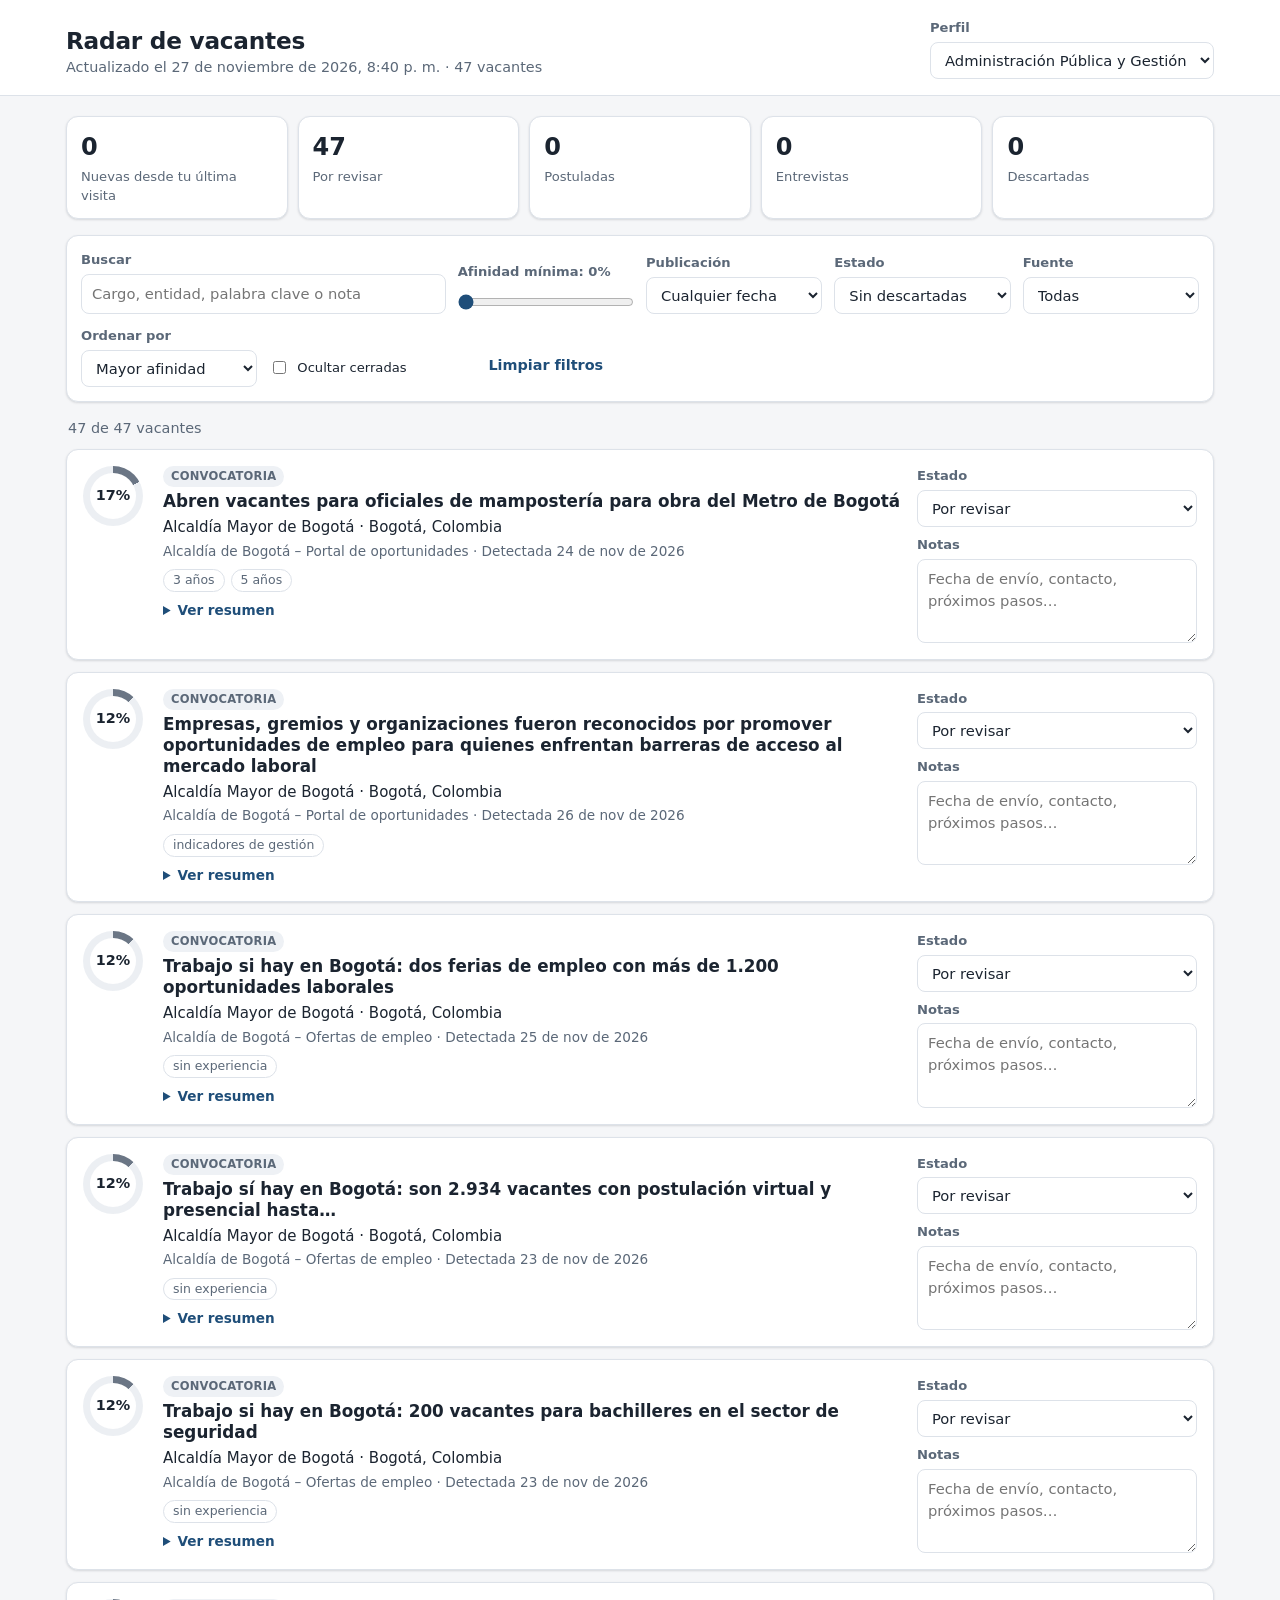
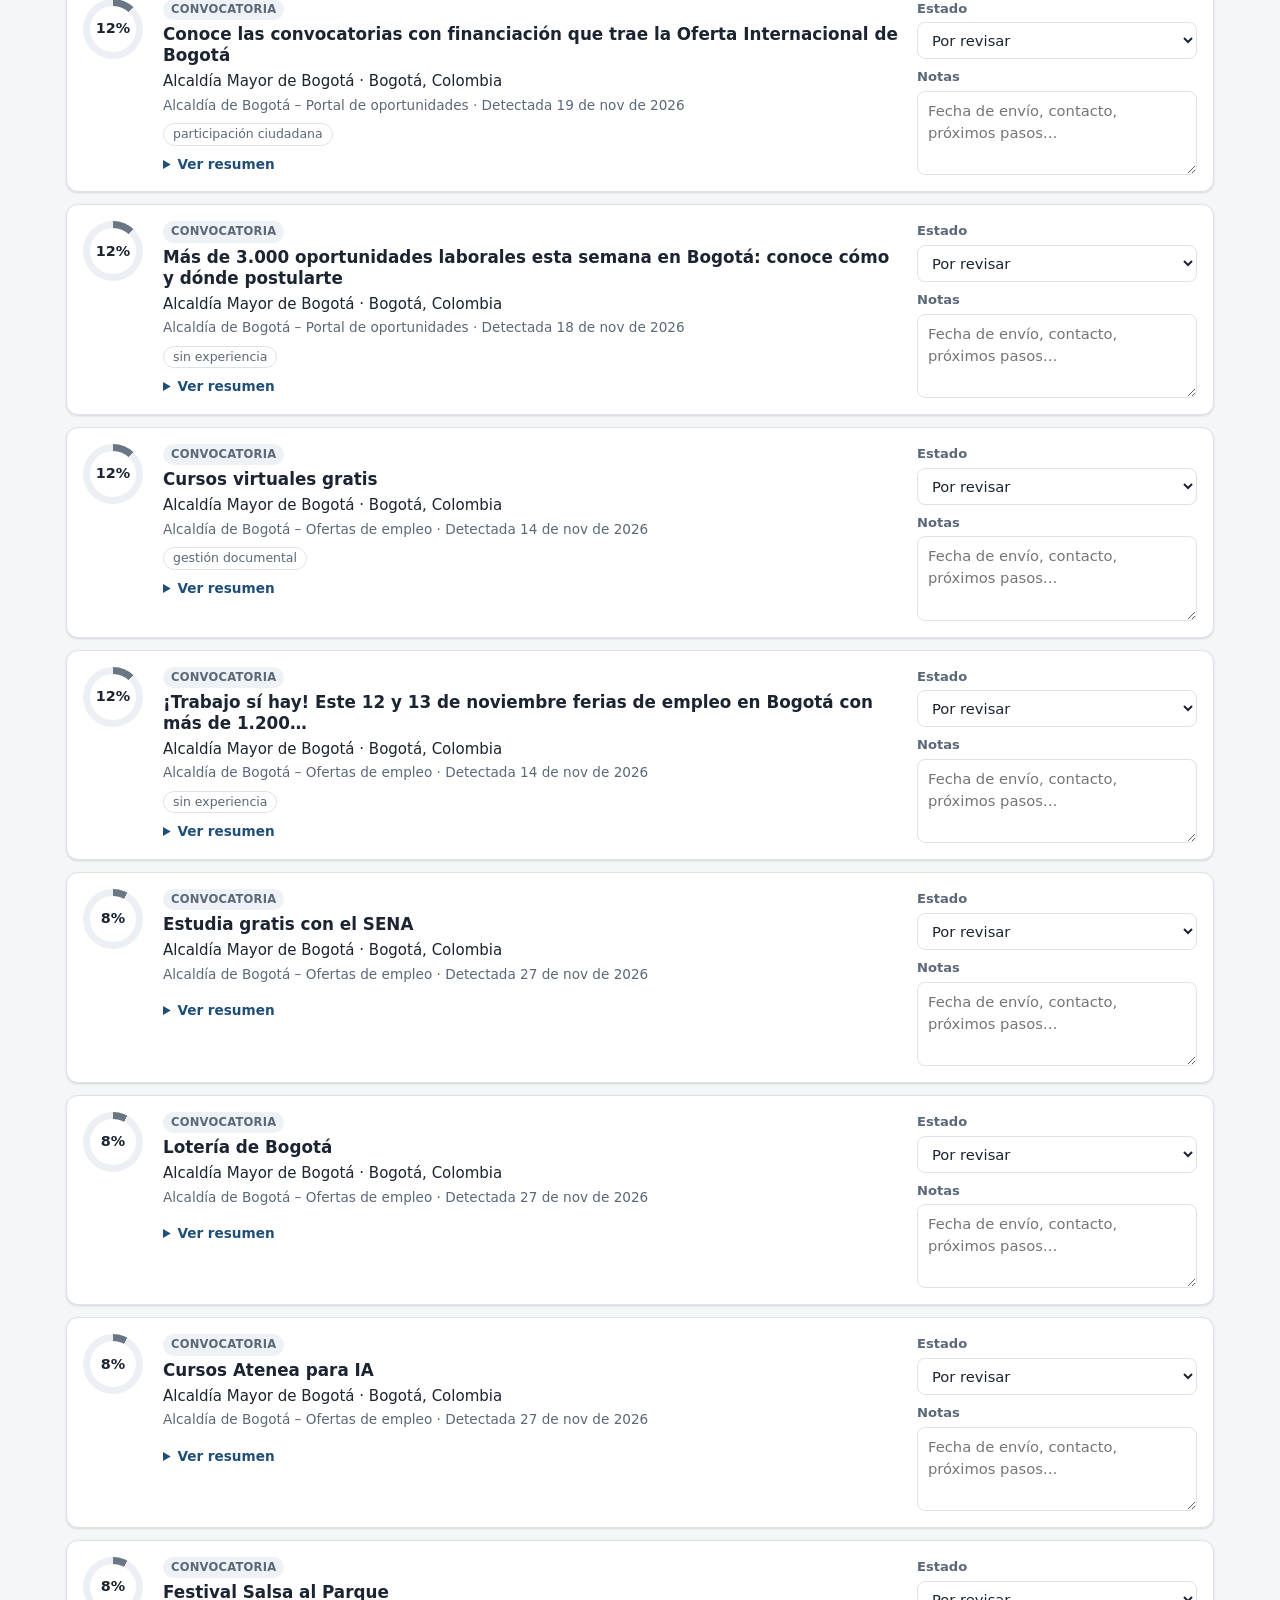
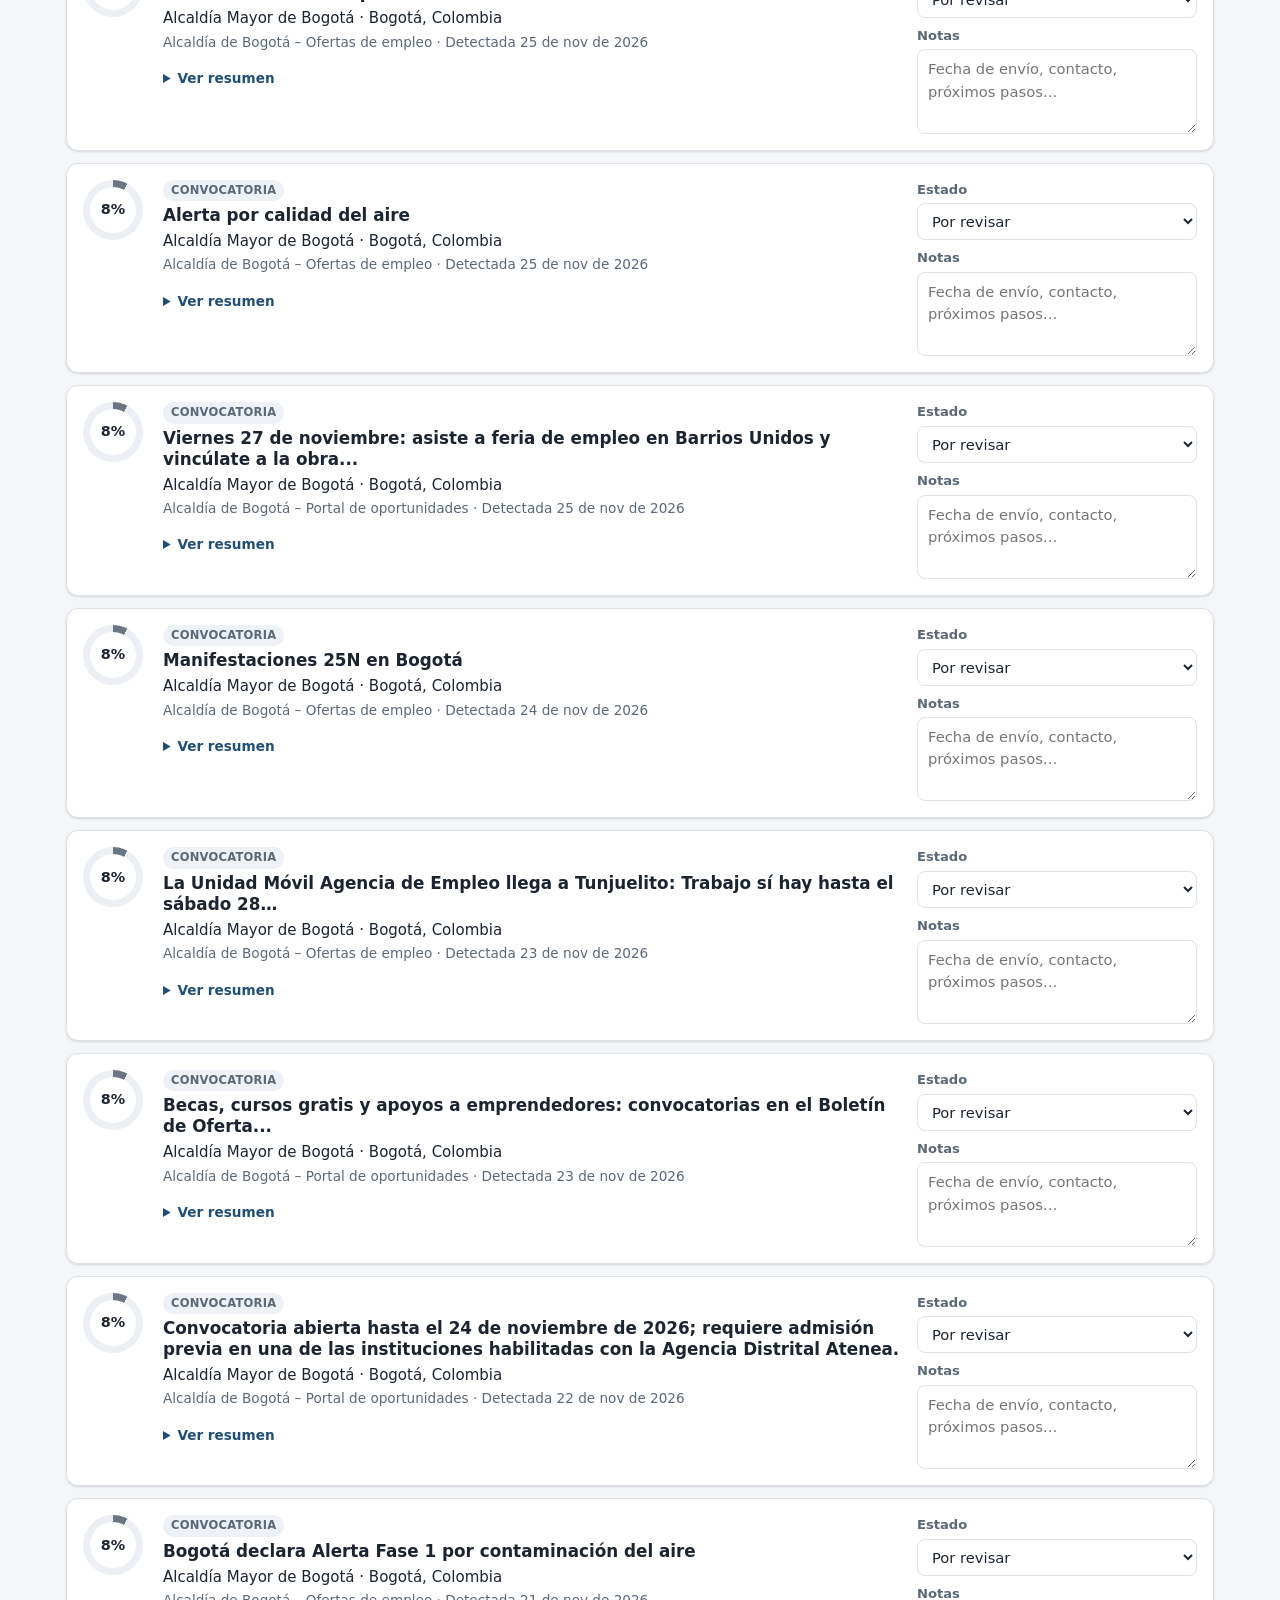
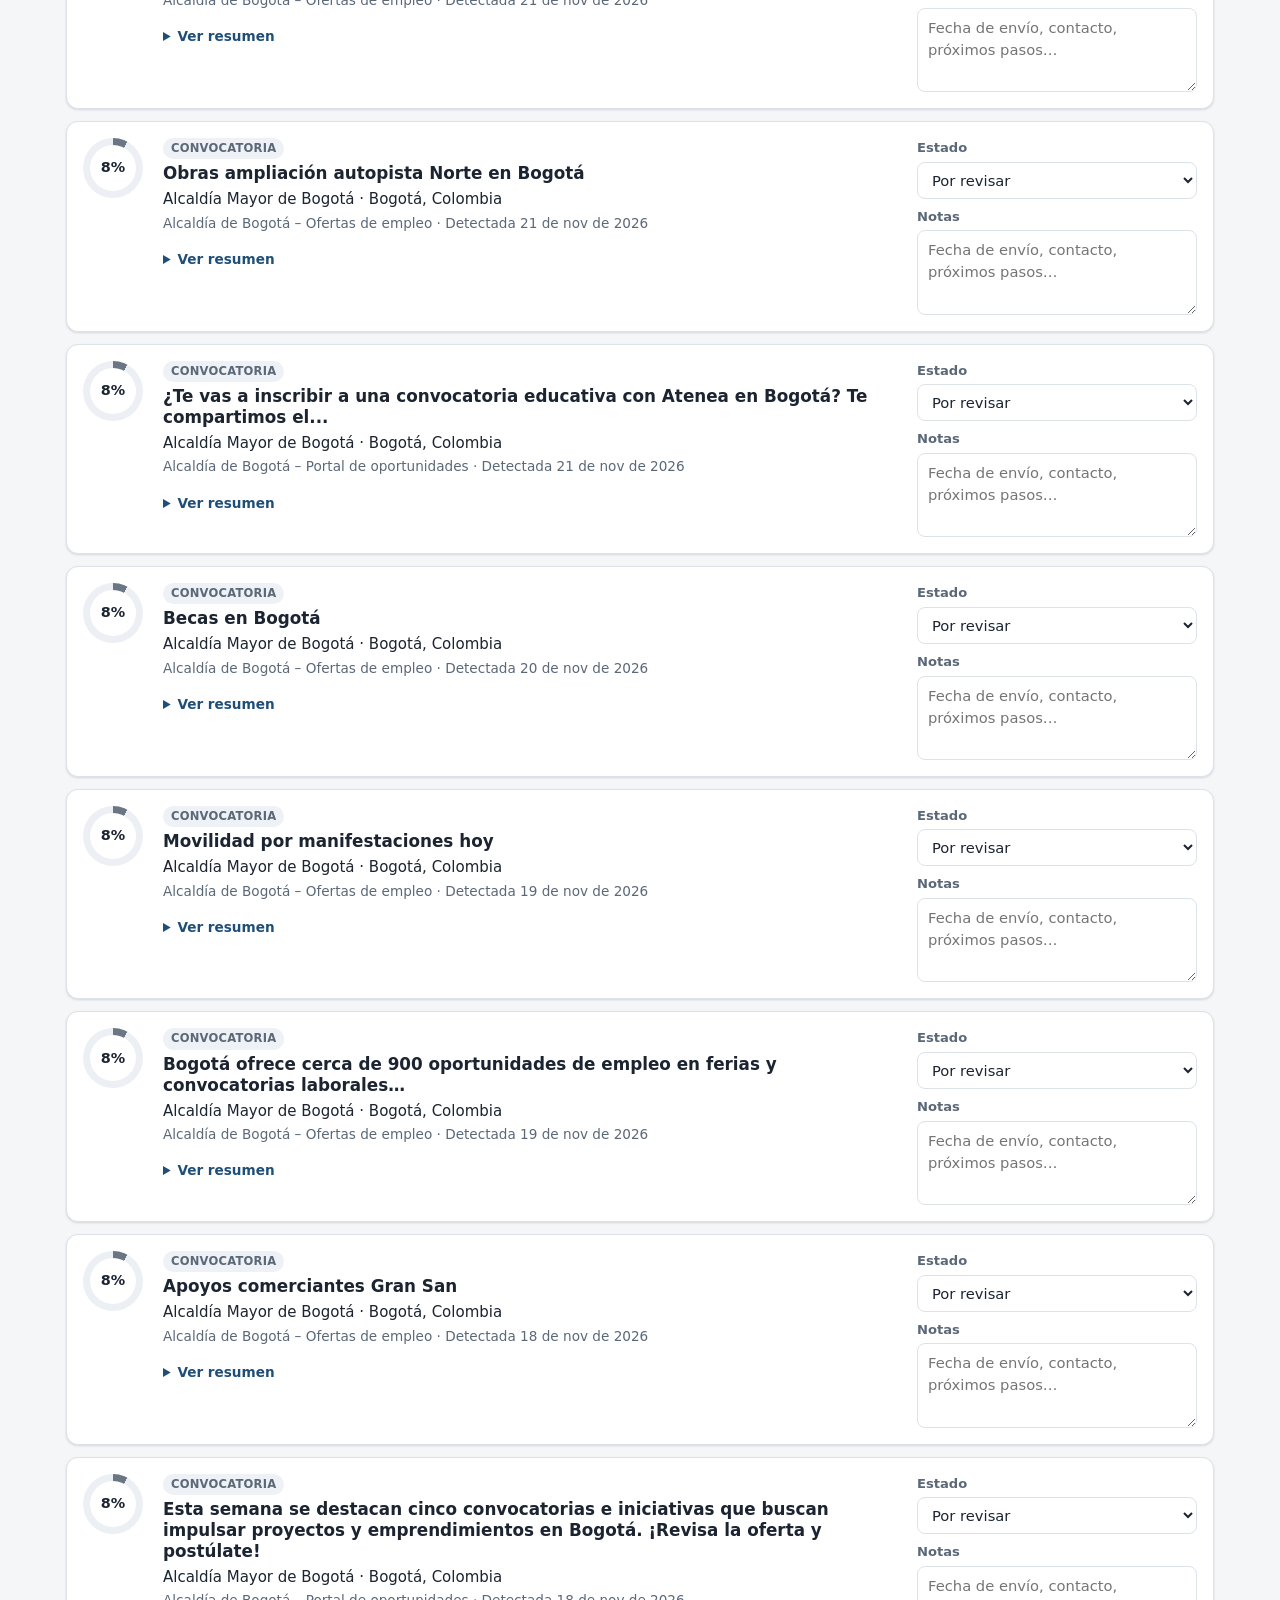
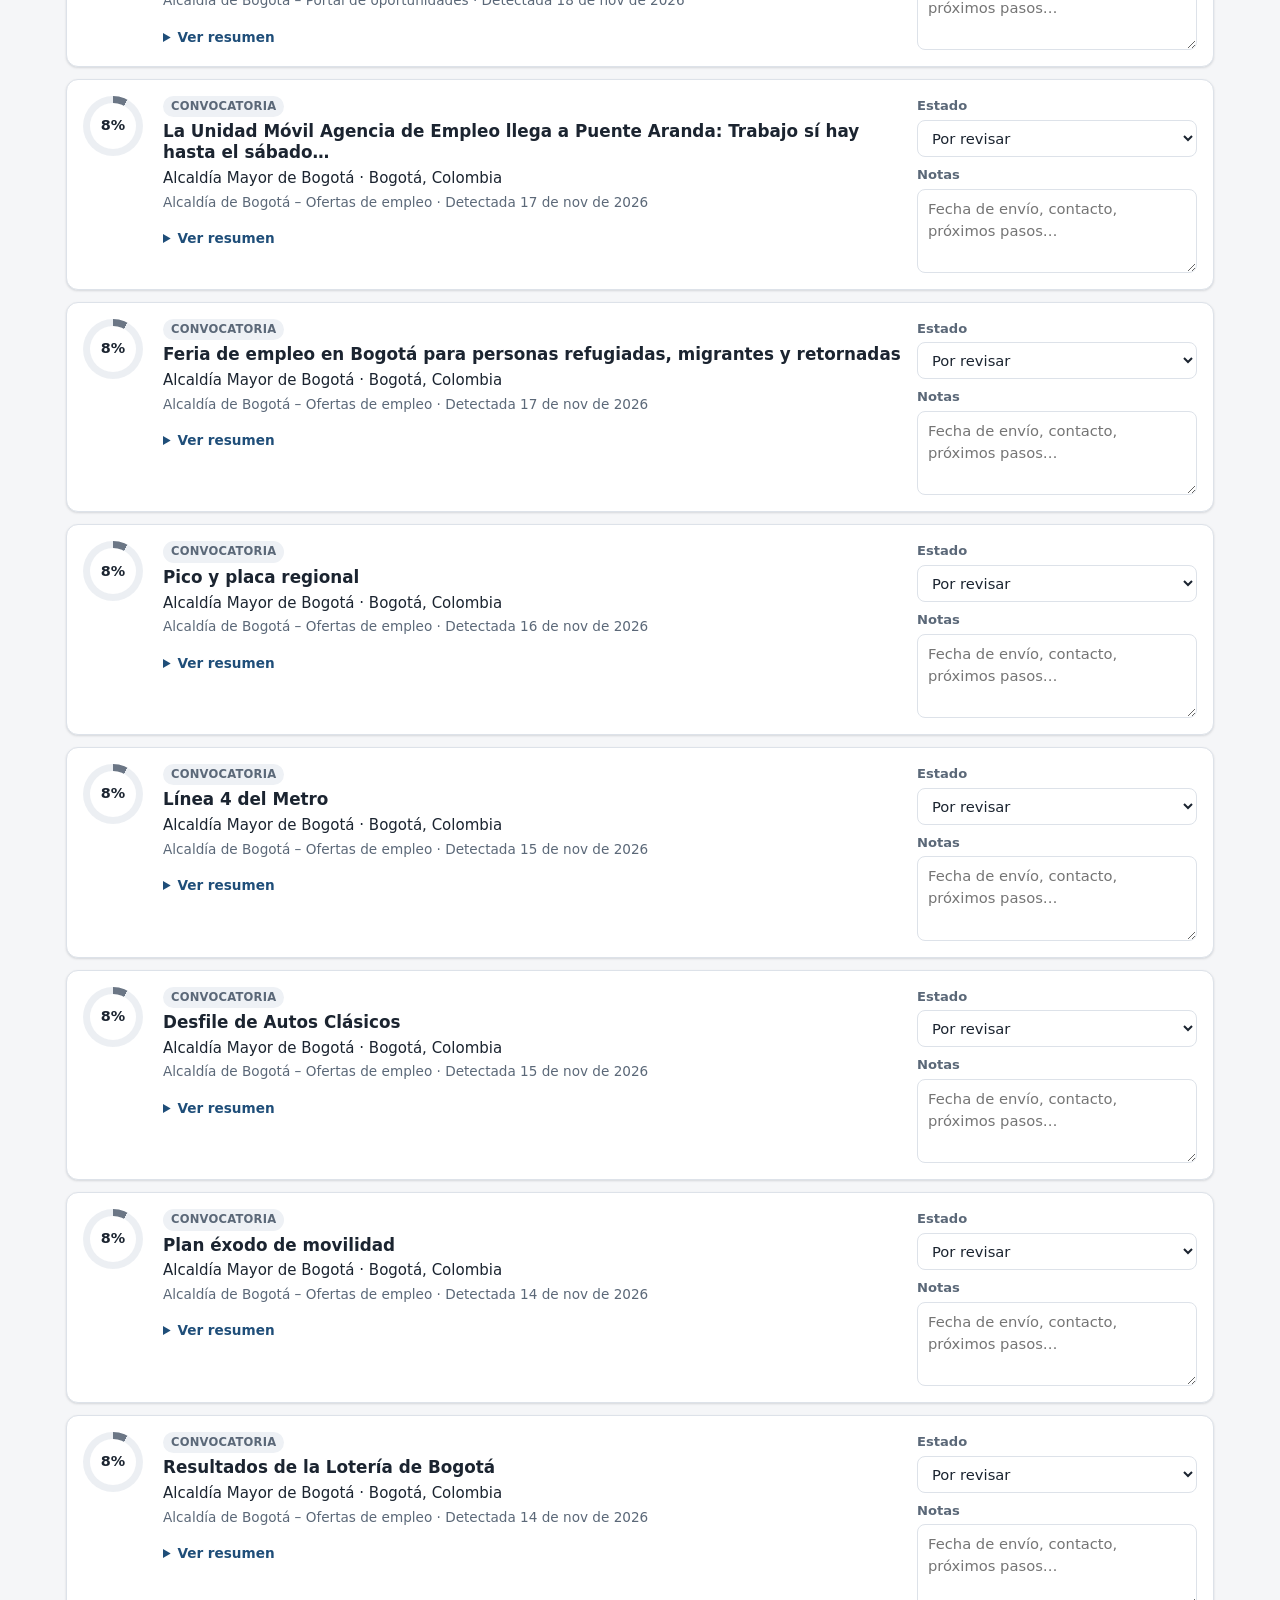
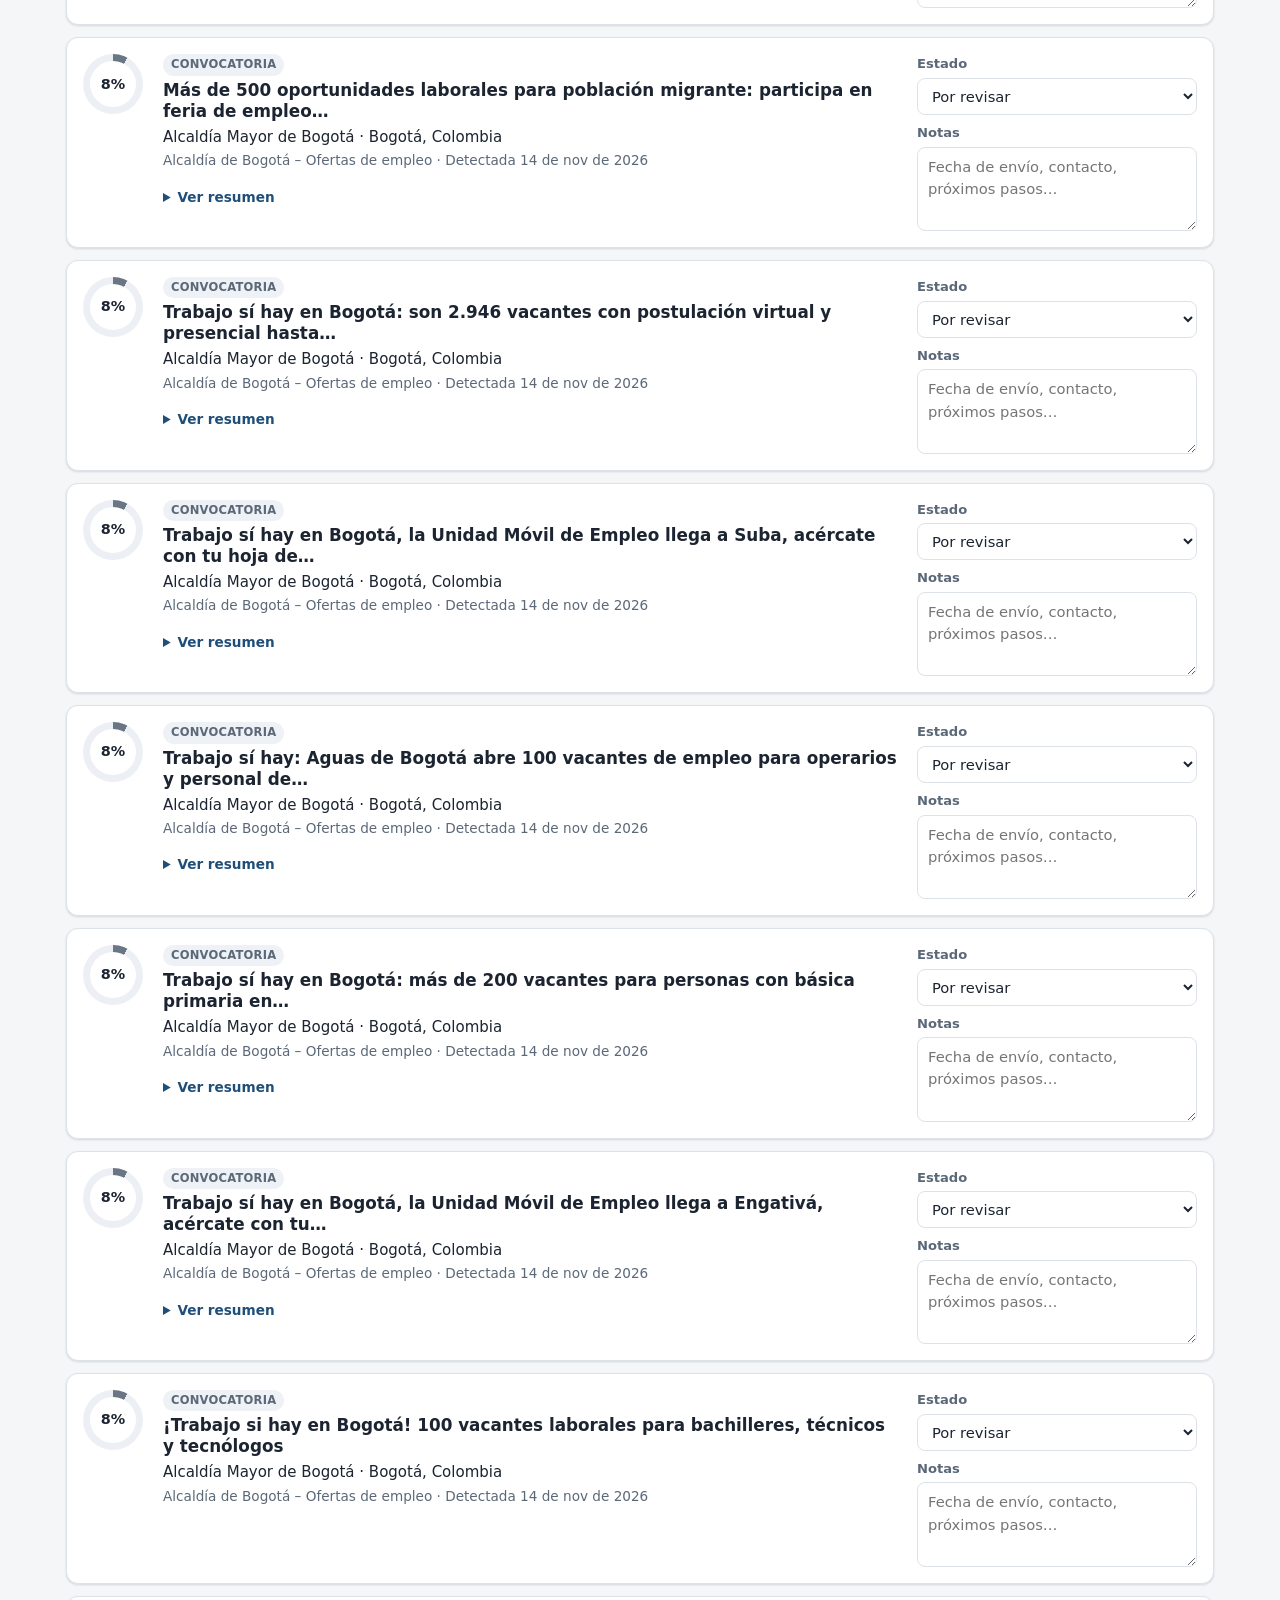
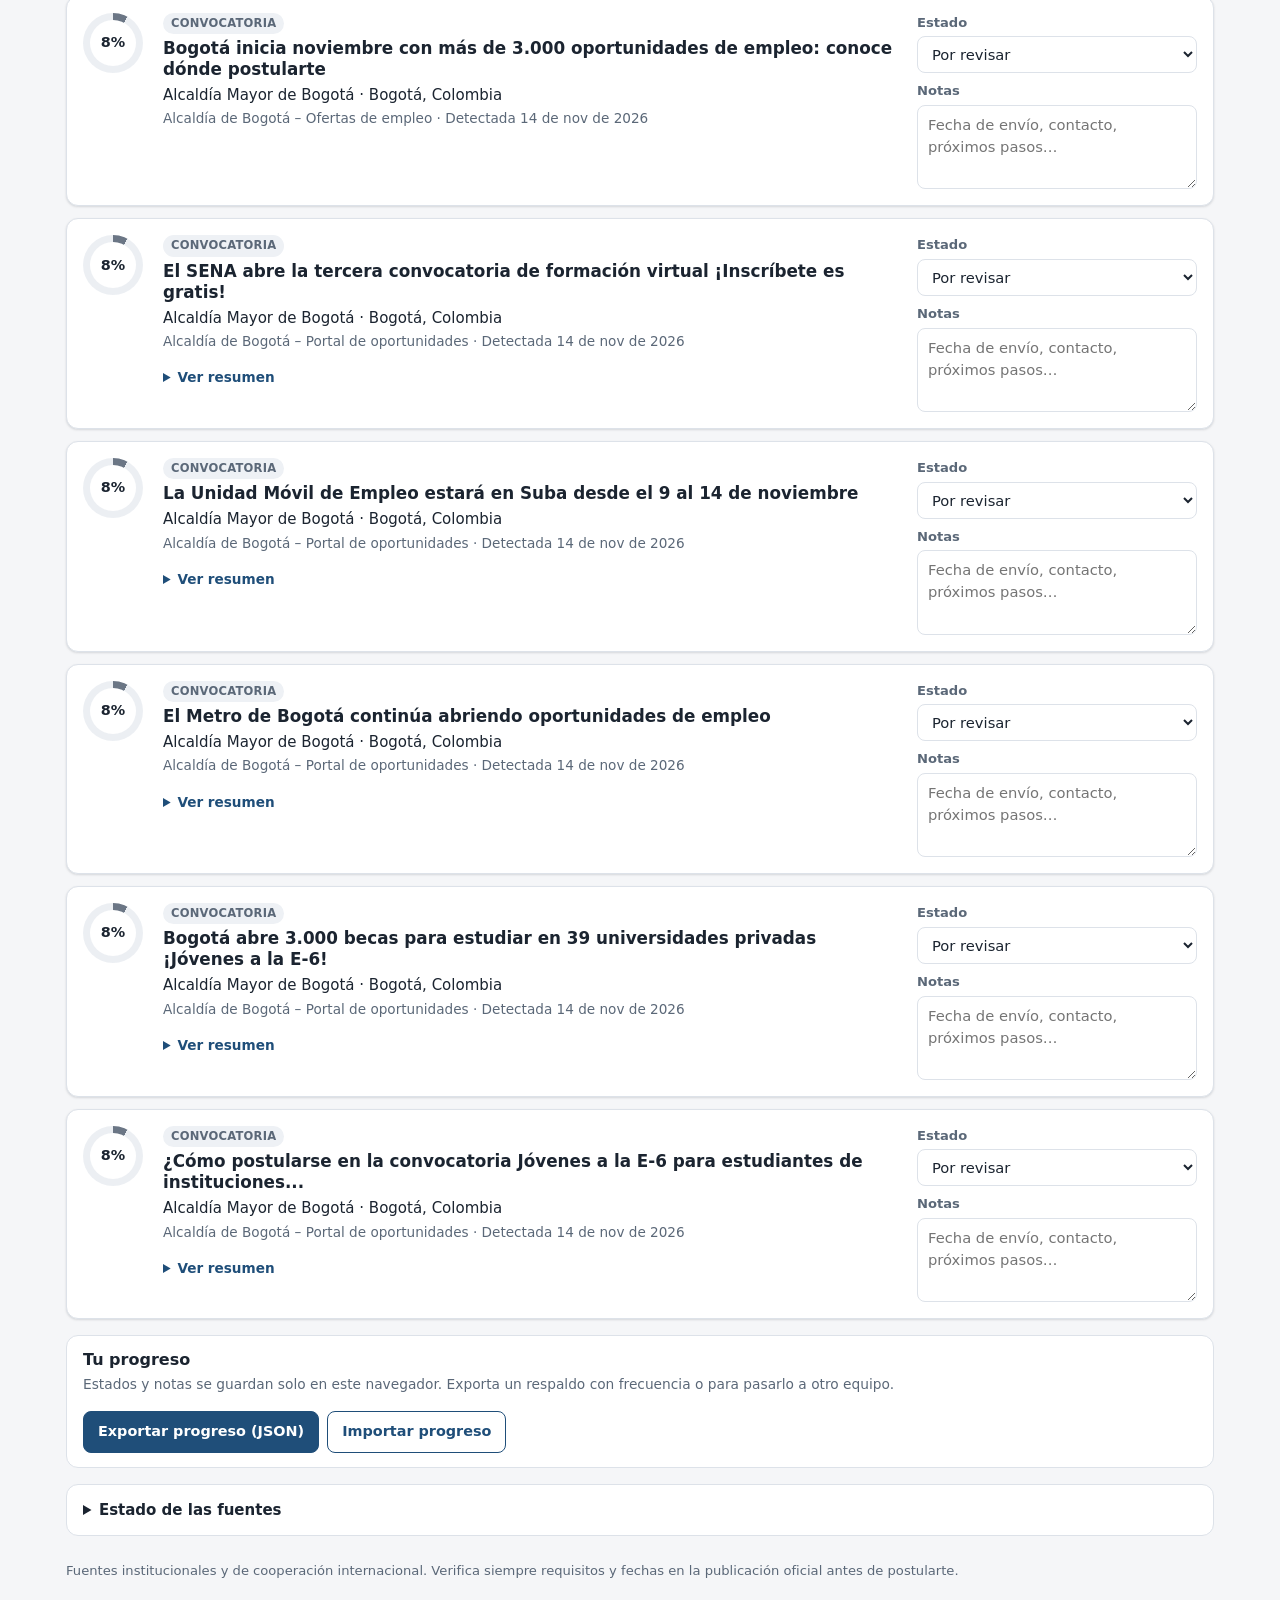
<file: docs/index.html>
<!doctype html>
<html lang="es">
<head>
  <meta charset="utf-8">
  <meta name="viewport" content="width=device-width, initial-scale=1">
  <meta name="robots" content="noindex, nofollow">
  <title>Radar de vacantes</title>
  <meta name="description" content="Vacantes institucionales puntuadas por afinidad, con seguimiento personal guardado en este navegador.">
  <link rel="icon" href="data:image/svg+xml,%3Csvg xmlns='http://www.w3.org/2000/svg' viewBox='0 0 32 32'%3E%3Ccircle cx='16' cy='16' r='14' fill='%231f4e79'/%3E%3Ccircle cx='16' cy='16' r='8' fill='none' stroke='white' stroke-width='2'/%3E%3Ccircle cx='16' cy='16' r='2.5' fill='white'/%3E%3C/svg%3E">
  <link rel="stylesheet" href="style.css">
</head>
<body>
  <a class="saltar" href="#lista">Ir a las vacantes</a>

  <header class="encabezado">
    <div class="contenedor encabezado__fila">
      <div>
        <h1>Radar de vacantes</h1>
        <p class="encabezado__sub" id="actualizado">Cargando datos…</p>
      </div>
      <label class="campo campo--perfil">
        <span>Perfil</span>
        <select id="perfil"></select>
      </label>
    </div>
  </header>

  <main class="contenedor">
    <section class="resumen" aria-label="Resumen de seguimiento">
      <button class="tarjeta-estado" data-estado="__nuevas" type="button">
        <span class="tarjeta-estado__num" id="n-nuevas">0</span>
        <span class="tarjeta-estado__txt">Nuevas desde tu última visita</span>
      </button>
      <button class="tarjeta-estado" data-estado="Por revisar" type="button">
        <span class="tarjeta-estado__num" id="n-por-revisar">0</span>
        <span class="tarjeta-estado__txt">Por revisar</span>
      </button>
      <button class="tarjeta-estado" data-estado="Postulada" type="button">
        <span class="tarjeta-estado__num" id="n-postulada">0</span>
        <span class="tarjeta-estado__txt">Postuladas</span>
      </button>
      <button class="tarjeta-estado" data-estado="Entrevista" type="button">
        <span class="tarjeta-estado__num" id="n-entrevista">0</span>
        <span class="tarjeta-estado__txt">Entrevistas</span>
      </button>
      <button class="tarjeta-estado" data-estado="Descartada" type="button">
        <span class="tarjeta-estado__num" id="n-descartada">0</span>
        <span class="tarjeta-estado__txt">Descartadas</span>
      </button>
    </section>

    <section class="filtros" aria-label="Filtros">
      <label class="campo campo--busqueda">
        <span>Buscar</span>
        <input id="f-texto" type="search" placeholder="Cargo, entidad, palabra clave o nota" autocomplete="off">
      </label>
      <label class="campo campo--rango">
        <span>Afinidad mínima: <strong id="f-afinidad-valor">0%</strong></span>
        <input id="f-afinidad" type="range" min="0" max="100" step="5" value="0">
      </label>
      <label class="campo">
        <span>Publicación</span>
        <select id="f-periodo">
          <option value="0">Cualquier fecha</option>
          <option value="1">Último día</option>
          <option value="7">Últimos 7 días</option>
          <option value="15">Últimos 15 días</option>
          <option value="30">Últimos 30 días</option>
        </select>
      </label>
      <label class="campo">
        <span>Estado</span>
        <select id="f-estado">
          <option value="__activas">Sin descartadas</option>
          <option value="__todas">Todas</option>
          <option value="__nuevas">Solo nuevas</option>
          <option>Por revisar</option>
          <option>Postulada</option>
          <option>Entrevista</option>
          <option>Descartada</option>
        </select>
      </label>
      <label class="campo">
        <span>Fuente</span>
        <select id="f-fuente"><option value="">Todas</option></select>
      </label>
      <label class="campo">
        <span>Ordenar por</span>
        <select id="f-orden">
          <option value="afinidad">Mayor afinidad</option>
          <option value="reciente">Más recientes</option>
          <option value="cierre">Cierre más próximo</option>
        </select>
      </label>
      <label class="campo campo--check">
        <input id="f-abiertas" type="checkbox">
        <span>Ocultar cerradas</span>
      </label>
      <button id="limpiar" class="boton boton--texto" type="button">Limpiar filtros</button>
    </section>

    <p class="conteo" id="conteo" aria-live="polite"></p>
    <section id="lista" class="lista" aria-label="Vacantes"></section>

    <details class="panel" id="panel-archivadas" hidden>
      <summary>Seguimiento de vacantes que ya no están en el listado <span id="n-archivadas"></span></summary>
      <p class="panel__nota">Las conservas porque les cambiaste el estado o les escribiste notas. El enlace puede haber caducado.</p>
      <ul class="archivadas" id="archivadas"></ul>
    </details>

    <section class="panel panel--acciones" aria-label="Respaldo del progreso">
      <div>
        <h2>Tu progreso</h2>
        <p class="panel__nota">Estados y notas se guardan solo en este navegador. Exporta un respaldo con frecuencia o para pasarlo a otro equipo.</p>
      </div>
      <div class="acciones">
        <button id="exportar" class="boton" type="button">Exportar progreso (JSON)</button>
        <label class="boton boton--secundario">
          Importar progreso
          <input id="importar" type="file" accept="application/json,.json" hidden>
        </label>
      </div>
    </section>

    <details class="panel" id="panel-fuentes">
      <summary>Estado de las fuentes</summary>
      <ul class="fuentes" id="fuentes"></ul>
    </details>
  </main>

  <footer class="pie contenedor">
    <p>Fuentes institucionales y de cooperación internacional. Verifica siempre requisitos y fechas en la publicación oficial antes de postularte.</p>
  </footer>

  <div class="aviso" id="aviso" role="status" aria-live="polite"></div>

  <template id="plantilla-oferta">
    <article class="oferta">
      <div class="oferta__afinidad" aria-hidden="true"><span></span></div>
      <div class="oferta__cuerpo">
        <div class="oferta__etiquetas"></div>
        <h3 class="oferta__titulo"><a target="_blank" rel="noopener noreferrer"></a></h3>
        <p class="oferta__org"></p>
        <p class="oferta__meta"></p>
        <div class="oferta__chips"></div>
        <details class="oferta__resumen"><summary>Ver resumen</summary><p></p></details>
      </div>
      <div class="oferta__crm">
        <label class="campo">
          <span>Estado</span>
          <select class="crm-estado">
            <option>Por revisar</option>
            <option>Postulada</option>
            <option>Entrevista</option>
            <option>Descartada</option>
          </select>
        </label>
        <label class="campo">
          <span>Notas <small class="crm-guardado" aria-live="polite"></small></span>
          <textarea class="crm-nota" rows="3" placeholder="Fecha de envío, contacto, próximos pasos…"></textarea>
        </label>
      </div>
    </article>
  </template>

  <script src="app.js"></script>
</body>
</html>
</file>
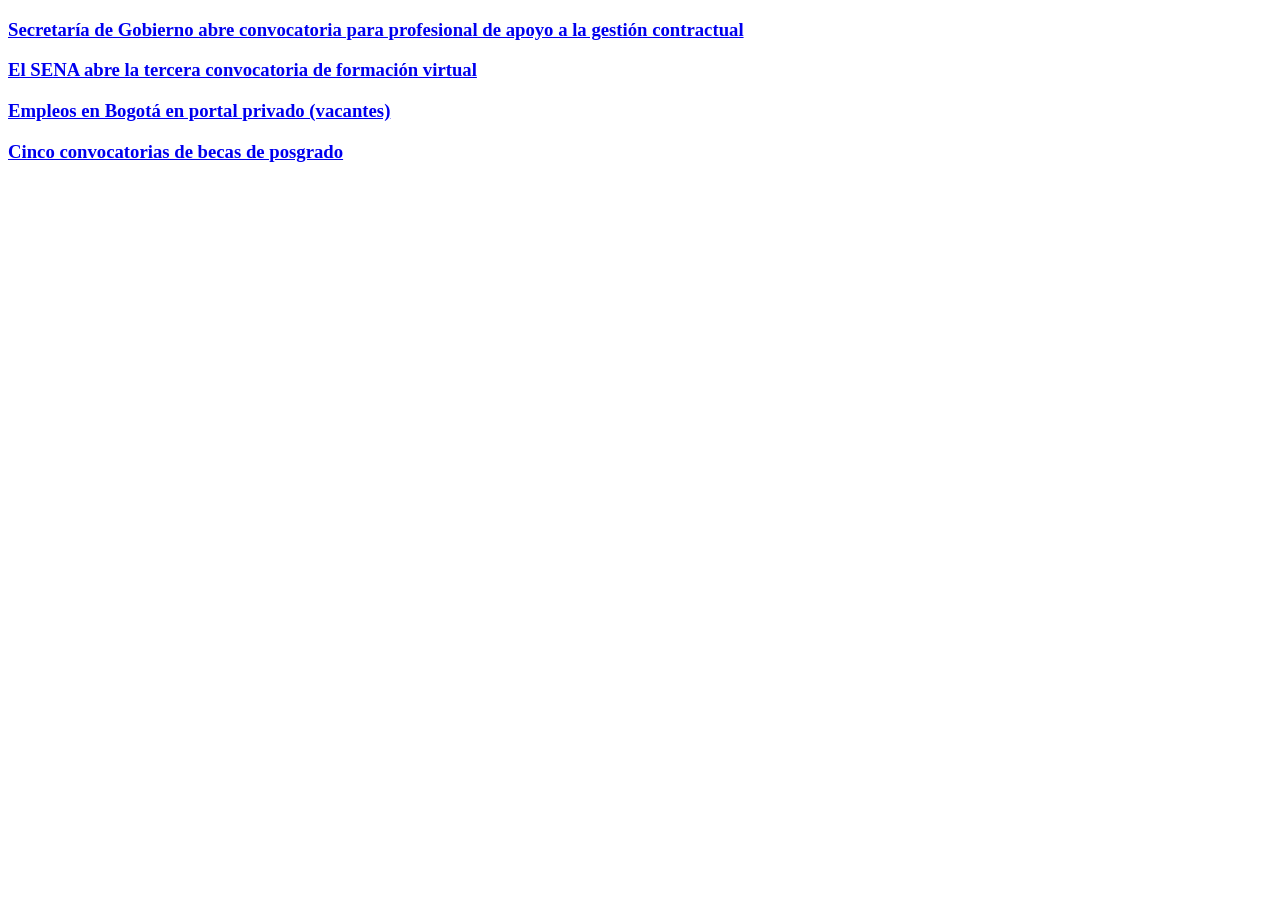
<file: tests/fixtures/bogota_portal.html>
<!doctype html><html lang="es"><head><meta charset="utf-8"><title>Portal de oportunidades</title></head><body>
<main>
<article><h3><a href="https://bogota.gov.co/mi-ciudad/gobierno/2026-11/secretaria-de-gobierno-convocatoria-profesional-de-apoyo-a-la-gestion-contractual">Secretaría de Gobierno abre convocatoria para profesional de apoyo a la gestión contractual</a></h3></article>
<article><h3><a href="https://bogota.gov.co/servicios/oportunidades-y-apoyos/el-sena-abre-la-tercera-convocatoria-de-formacion-virtual-inscribete-es-gratis">El SENA abre la tercera convocatoria de formación virtual</a></h3></article>
<article><h3><a href="https://www.computrabajo.com.co/empleos-en-bogota">Empleos en Bogotá en portal privado (vacantes)</a></h3></article>
<article><h3><a href="https://bogota.gov.co/internacional/2026-11/becas-y-financiamiento-con-boletin-oferta-internacional-de-bogota-2026">Cinco convocatorias de becas de posgrado</a></h3></article>
</main></body></html>
</file>
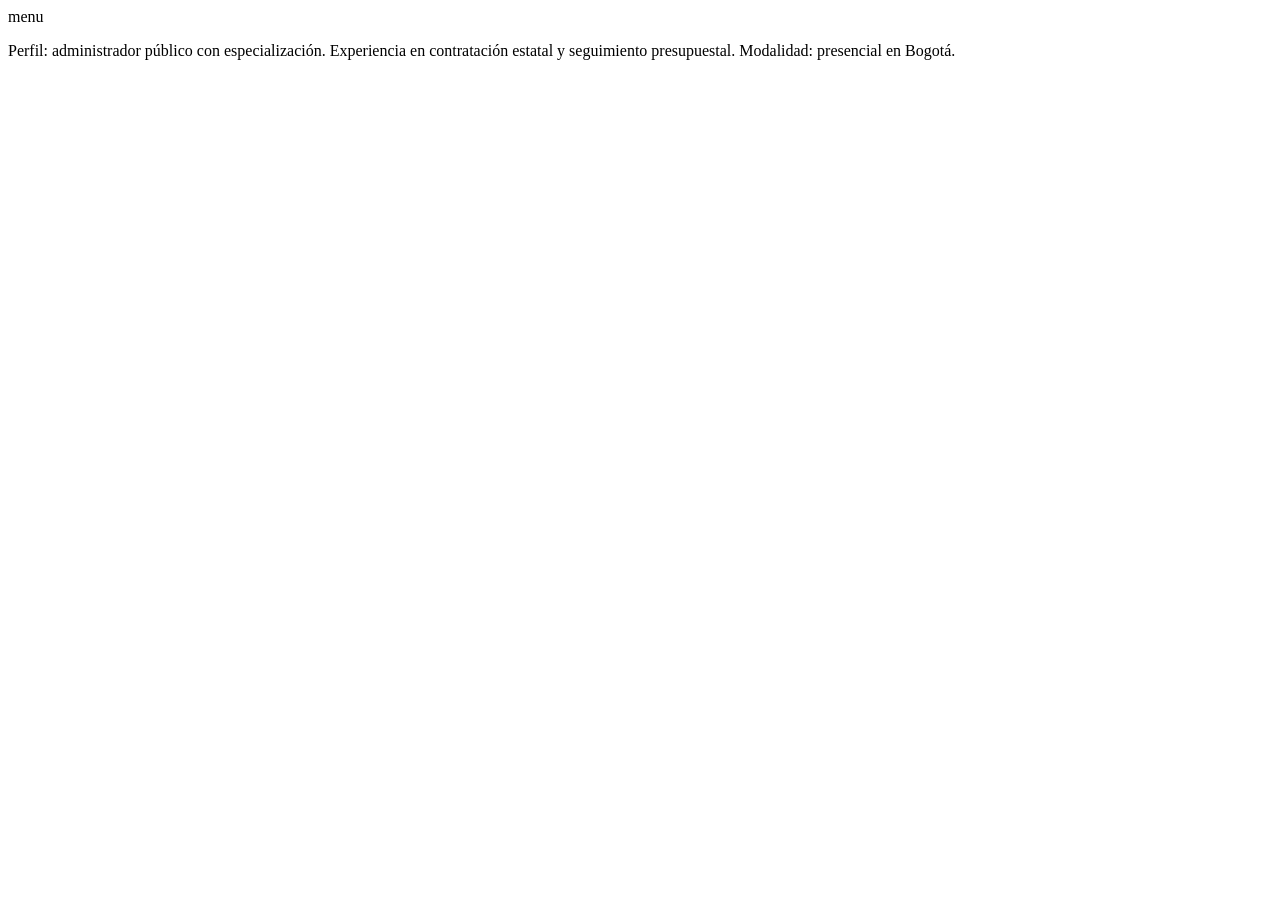
<file: tests/fixtures/detalle_contractual.html>
<html><head><meta name="description" content="La entidad requiere un profesional para la gestión contractual: elaboración de estudios previos, estudios de mercado y apoyo a la supervisión de contratos en SECOP II."></head>
<body><header>menu</header><main><p>Perfil: administrador público con especialización. Experiencia en contratación estatal y seguimiento presupuestal. Modalidad: presencial en Bogotá.</p></main><script>var x=1;</script></body></html>
</file>
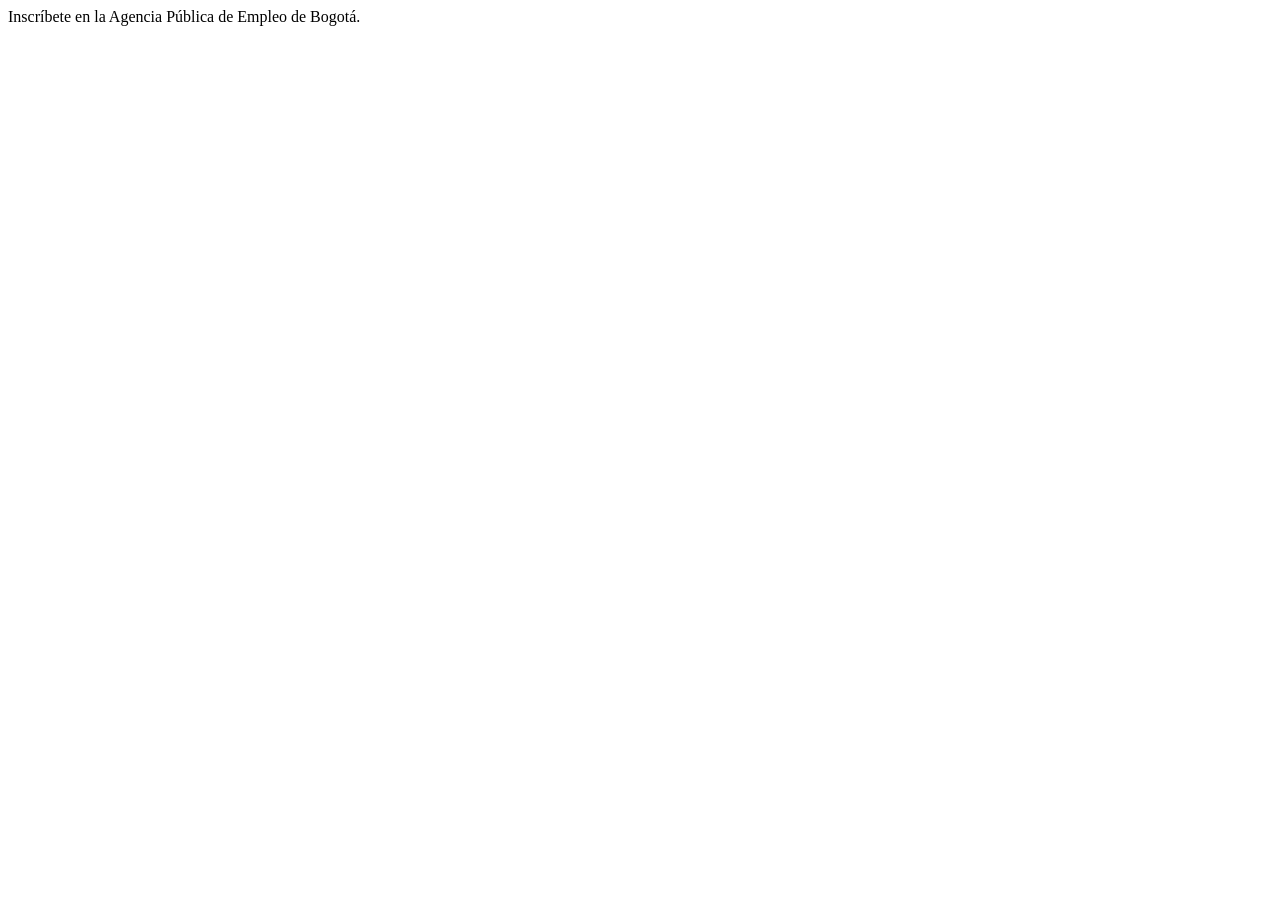
<file: tests/fixtures/detalle_general.html>
<html><head><meta name="description" content="Vacantes para operarios, auxiliares de bodega y personal de servicios generales."></head>
<body><main><p>Inscríbete en la Agencia Pública de Empleo de Bogotá.</p></main></body></html>
</file>
<file: docs/style.css>
:root {
  --fondo: #f5f6f8;
  --superficie: #ffffff;
  --superficie-2: #eef1f5;
  --borde: #dde2e9;
  --texto: #1b2430;
  --texto-suave: #5b6878;
  --marca: #1f4e79;
  --marca-suave: #e3edf7;
  --alta: #1e7a4c;
  --alta-suave: #e2f3ea;
  --media: #9a6200;
  --media-suave: #fbf0dc;
  --baja: #6b7685;
  --baja-suave: #eceff3;
  --alerta: #b3261e;
  --alerta-suave: #fbe9e7;
  --sombra: 0 1px 2px rgba(16, 24, 40, .06), 0 1px 3px rgba(16, 24, 40, .08);
  --radio: 12px;
  color-scheme: light;
}

@media (prefers-color-scheme: dark) {
  :root {
    --fondo: #0f141a;
    --superficie: #171e26;
    --superficie-2: #1f2832;
    --borde: #2c3744;
    --texto: #e6ebf1;
    --texto-suave: #9aa7b6;
    --marca: #7fb2e5;
    --marca-suave: #1d3349;
    --alta: #5fd39a;
    --alta-suave: #16352a;
    --media: #f0b44c;
    --media-suave: #3a2c12;
    --baja: #9aa7b6;
    --baja-suave: #232c36;
    --alerta: #f28b82;
    --alerta-suave: #3b1d1b;
    --sombra: none;
    color-scheme: dark;
  }
}

* { box-sizing: border-box; }

body {
  margin: 0;
  background: var(--fondo);
  color: var(--texto);
  font: 15px/1.5 system-ui, -apple-system, "Segoe UI", Roboto, "Helvetica Neue", Arial, sans-serif;
}

a { color: var(--marca); }
h1, h2, h3 { line-height: 1.25; margin: 0; }

.contenedor { width: 100%; max-width: 1180px; margin: 0 auto; padding: 0 16px; }

.saltar { position: absolute; left: -999px; }
.saltar:focus { left: 16px; top: 8px; background: var(--superficie); padding: 8px 12px; z-index: 10; }

/* Encabezado */
.encabezado { background: var(--superficie); border-bottom: 1px solid var(--borde); margin-bottom: 20px; }
.encabezado__fila { display: flex; gap: 16px; align-items: flex-end; justify-content: space-between; padding-top: 18px; padding-bottom: 16px; flex-wrap: wrap; }
.encabezado h1 { font-size: 1.45rem; letter-spacing: -.01em; }
.encabezado__sub { margin: 2px 0 0; color: var(--texto-suave); font-size: .9rem; }
.campo--perfil { min-width: 260px; }
.campo--busqueda { grid-column: span 2; }

/* Campos */
.campo { display: flex; flex-direction: column; gap: 4px; font-size: .82rem; color: var(--texto-suave); }
.campo > span { font-weight: 600; }
.campo input[type="search"], .campo select, .campo textarea {
  font: inherit; font-size: .92rem; color: var(--texto); background: var(--superficie);
  border: 1px solid var(--borde); border-radius: 8px; padding: 8px 10px; width: 100%;
}
.campo textarea { resize: vertical; min-height: 64px; }
.campo input:focus-visible, .campo select:focus-visible, .campo textarea:focus-visible, button:focus-visible, .boton:focus-within {
  outline: 2px solid var(--marca); outline-offset: 1px;
}
.campo--check { flex-direction: row; align-items: center; gap: 8px; align-self: end; padding-bottom: 9px; }
.campo--check span { font-weight: 500; color: var(--texto); }
.campo--rango input { accent-color: var(--marca); margin: 8px 0 4px; }

/* Resumen */
.resumen { display: grid; grid-template-columns: repeat(5, 1fr); gap: 10px; margin-bottom: 16px; }
.tarjeta-estado {
  display: flex; flex-direction: column; align-items: flex-start; gap: 2px; text-align: left;
  background: var(--superficie); border: 1px solid var(--borde); border-radius: var(--radio);
  padding: 12px 14px; cursor: pointer; color: var(--texto); font: inherit; box-shadow: var(--sombra);
}
.tarjeta-estado:hover { border-color: var(--marca); }
.tarjeta-estado[aria-pressed="true"] { border-color: var(--marca); background: var(--marca-suave); }
.tarjeta-estado__num { font-size: 1.5rem; font-weight: 700; font-variant-numeric: tabular-nums; }
.tarjeta-estado__txt { font-size: .82rem; color: var(--texto-suave); }

/* Filtros */
.filtros {
  display: grid; grid-template-columns: repeat(auto-fill, minmax(170px, 1fr)); gap: 12px; align-items: end;
  background: var(--superficie); border: 1px solid var(--borde); border-radius: var(--radio);
  padding: 14px; box-shadow: var(--sombra);
}

.boton {
  display: inline-flex; align-items: center; justify-content: center; gap: 6px;
  font: inherit; font-weight: 600; font-size: .9rem; border-radius: 8px; padding: 9px 14px;
  border: 1px solid var(--marca); background: var(--marca); color: #fff; cursor: pointer; white-space: nowrap;
}
@media (prefers-color-scheme: dark) { .boton { color: #0f141a; } }
.boton--secundario { background: transparent; color: var(--marca); }
.boton--texto { background: transparent; border-color: transparent; color: var(--marca); padding-left: 6px; padding-right: 6px; }

.conteo { color: var(--texto-suave); margin: 16px 2px 10px; font-size: .9rem; }

/* Lista de vacantes */
.lista { display: flex; flex-direction: column; gap: 12px; }
.oferta {
  display: grid; grid-template-columns: 64px 1fr 280px; gap: 16px;
  background: var(--superficie); border: 1px solid var(--borde); border-radius: var(--radio);
  padding: 16px; box-shadow: var(--sombra);
}
.oferta[data-estado="Descartada"] { opacity: .62; }
.oferta[data-estado="Postulada"] { border-left: 4px solid var(--marca); }
.oferta[data-estado="Entrevista"] { border-left: 4px solid var(--alta); }

.oferta__afinidad {
  --color: var(--baja); --pista: var(--baja-suave);
  width: 60px; height: 60px; border-radius: 50%;
  background: conic-gradient(var(--color) calc(var(--p) * 1%), var(--pista) 0);
  display: grid; place-items: center;
}
.oferta__afinidad span {
  width: 46px; height: 46px; border-radius: 50%; background: var(--superficie);
  display: grid; place-items: center; font-weight: 700; font-size: .9rem; font-variant-numeric: tabular-nums;
}
.oferta__afinidad.alta { --color: var(--alta); --pista: var(--alta-suave); }
.oferta__afinidad.media { --color: var(--media); --pista: var(--media-suave); }

.oferta__cuerpo { min-width: 0; }
.oferta__etiquetas { display: flex; gap: 6px; flex-wrap: wrap; margin-bottom: 4px; }
.etiqueta { font-size: .72rem; font-weight: 700; letter-spacing: .02em; text-transform: uppercase; border-radius: 999px; padding: 2px 8px; background: var(--superficie-2); color: var(--texto-suave); }
.etiqueta--nueva { background: var(--marca-suave); color: var(--marca); }
.etiqueta--cierre { background: var(--media-suave); color: var(--media); }
.etiqueta--cerrada { background: var(--alerta-suave); color: var(--alerta); }
.oferta__titulo { font-size: 1.05rem; margin: 2px 0 4px; overflow-wrap: anywhere; }
.oferta__titulo a { color: var(--texto); text-decoration: none; }
.oferta__titulo a:hover { color: var(--marca); text-decoration: underline; }
.oferta__org { margin: 0; font-weight: 500; }
.oferta__meta { margin: 2px 0 8px; color: var(--texto-suave); font-size: .85rem; }
.oferta__chips { display: flex; flex-wrap: wrap; gap: 6px; }
.chip { font-size: .78rem; border: 1px solid var(--borde); border-radius: 999px; padding: 1px 9px; color: var(--texto-suave); }
.chip--rol { border-color: var(--marca); color: var(--marca); }
.chip--resta { border-color: var(--alerta); color: var(--alerta); }
.oferta__resumen { margin-top: 8px; font-size: .88rem; color: var(--texto-suave); }
.oferta__resumen summary { cursor: pointer; color: var(--marca); font-weight: 600; font-size: .85rem; }
.oferta__resumen p { margin: 6px 0 0; }
.oferta__crm { display: flex; flex-direction: column; gap: 8px; }
.crm-guardado { font-weight: 400; color: var(--alta); margin-left: 4px; }

.vacio { text-align: center; padding: 40px 16px; background: var(--superficie); border: 1px dashed var(--borde); border-radius: var(--radio); color: var(--texto-suave); }
.vacio strong { display: block; color: var(--texto); margin-bottom: 4px; }

/* Paneles */
.panel { background: var(--superficie); border: 1px solid var(--borde); border-radius: var(--radio); padding: 14px 16px; margin-top: 16px; }
.panel summary { cursor: pointer; font-weight: 600; }
.panel h2 { font-size: 1rem; }
.panel__nota { color: var(--texto-suave); font-size: .86rem; margin: 4px 0 0; }
.panel--acciones { display: flex; align-items: center; justify-content: space-between; gap: 16px; flex-wrap: wrap; }
.acciones { display: flex; gap: 8px; flex-wrap: wrap; }
.fuentes, .archivadas { list-style: none; padding: 0; margin: 10px 0 0; display: flex; flex-direction: column; gap: 8px; font-size: .88rem; }
.fuentes li, .archivadas li { padding: 8px 10px; background: var(--superficie-2); border-radius: 8px; overflow-wrap: anywhere; }
.estado-ok { color: var(--alta); font-weight: 700; }
.estado-error { color: var(--alerta); font-weight: 700; }
.estado-omitida { color: var(--media); font-weight: 700; }

.pie { color: var(--texto-suave); font-size: .82rem; padding-top: 12px; padding-bottom: 32px; }

.aviso {
  position: fixed; left: 50%; bottom: 20px; transform: translate(-50%, 20px); opacity: 0; pointer-events: none;
  background: var(--texto); color: var(--fondo); padding: 10px 16px; border-radius: 8px; font-size: .9rem;
  transition: opacity .2s, transform .2s; max-width: calc(100% - 32px);
}
.aviso.visible { opacity: 1; transform: translate(-50%, 0); }

@media (max-width: 1020px) {
  .oferta { grid-template-columns: 64px 1fr; }
  .oferta__crm { grid-column: 1 / -1; display: grid; grid-template-columns: 200px 1fr; gap: 12px; }
}
@media (max-width: 640px) {
  .resumen { grid-template-columns: repeat(2, 1fr); }
  .resumen .tarjeta-estado:first-child { grid-column: 1 / -1; }
  .filtros { grid-template-columns: 1fr 1fr; }
  .campo--busqueda, .campo--rango { grid-column: 1 / -1; }
  .oferta { grid-template-columns: 1fr; gap: 10px; padding: 14px; }
  .oferta__afinidad { width: 48px; height: 48px; }
  .oferta__afinidad span { width: 36px; height: 36px; font-size: .78rem; }
  .oferta__crm { grid-template-columns: 1fr; }
  .campo--perfil { min-width: 0; width: 100%; }
}
</file>
